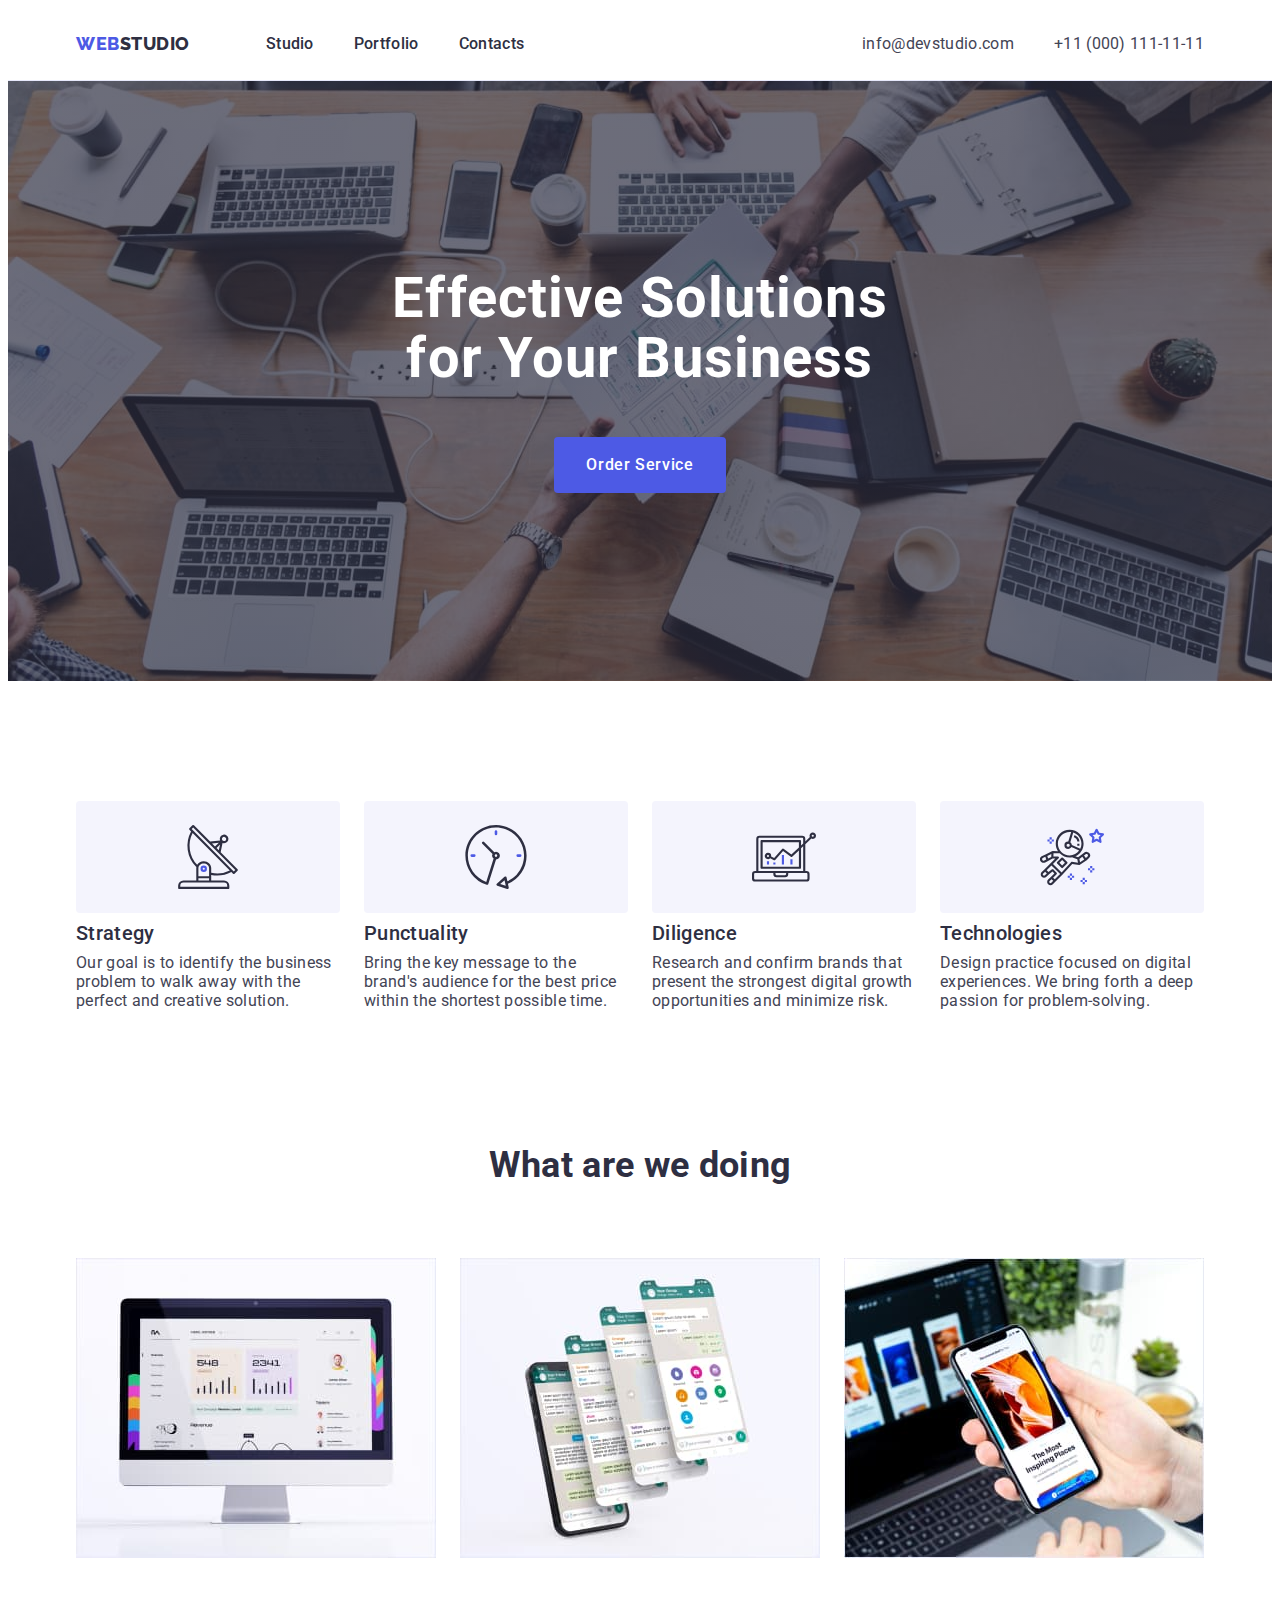
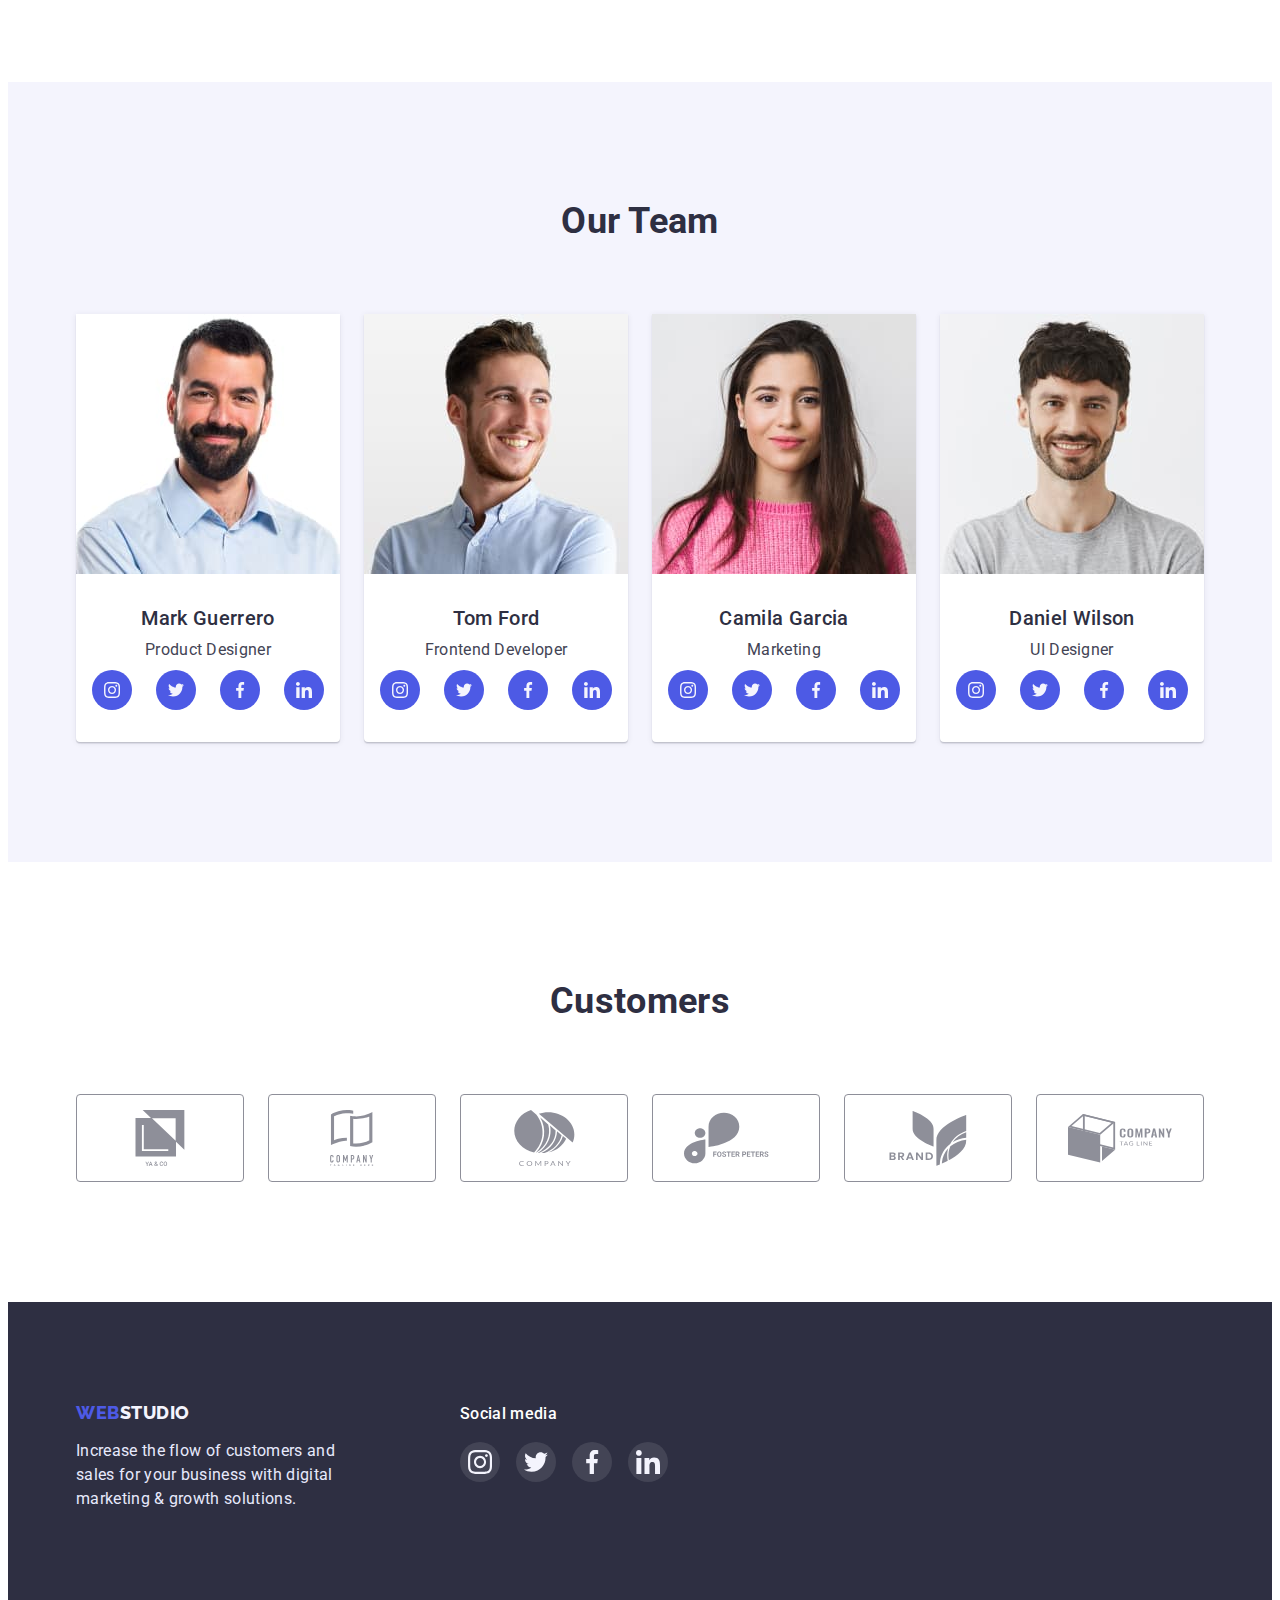
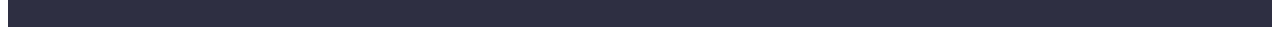
<file: index.html>
<!DOCTYPE html>
<html lang="en">
<head>
    <meta charset="UTF-8">
    <meta http-equiv="X-UA-Compatible" content="IE=edge">
    <meta name="viewport" content="width=device-width, initial-scale=1.0">
    <link href="https://fonts.googleapis.com/css2?family=Raleway:wght@800&family=Roboto:wght@400;500;700;900&display=swap" rel="stylesheet">
    <link rel="stylesheet" href="https://cdnjs.cloudflare.com/ajax/libs/modern-normalize/1.1.0/modern-normalize.min.css" integrity="sha512-wpPYUAdjBVSE4KJnH1VR1HeZfpl1ub8YT/NKx4PuQ5NmX2tKuGu6U/JRp5y+Y8XG2tV+wKQpNHVUX03MfMFn9Q==" crossorigin="anonymous" referrerpolicy="no-referrer" />
    <link rel="stylesheet" href="./css/styles.css">
    <link rel="preconnect" href="https://fonts.googleapis.com">
    <link rel="preconnect" href="https://fonts.gstatic.com" crossorigin>
    <title>Studio</title>
</head>

<body>
    <!-- shapka -->
    <header class="header">
        <div class="container header-container">
            <nav class="logo-header-nav">
                <a class="header-logo" href="./index.html">Web<span class="logo-color">Studio</span></a>
                <ul class="header-nav">
                    <li><a class="nav-link active" href="./index.html">Studio</a></li>
                    <li><a class="nav-link active" href="./portfolio.html">Portfolio</a></li>
                    <li><a class="nav-link active" href="">Contacts</a></li>
                </ul>
            </nav>
            <address class="adr-list">
                <ul class="header-address">
                    <li><a class="address-link active" href="mailto:info@devstudio.com">info@devstudio.com</a></li>
                    <li><a class="address-link active" href="tel:+110001111111">+11 (000) 111-11-11</a></li>
                </ul>
            </address>
        </div>
        
    </header>
    <main>
    <!-- hero -->
       
        <section class="hero">
            <div class="container hero-container">
                <h1 class="hero-title">Effective Solutions <br> for Your Business</h1>
                    <button class="btn-hero active-btn" type="button"> Order Service</button>
            </div>
            
        </section>
       
        
    
     <!-- специфіка -->
    <section class="specifics">
        
       <div class="container specifics-container">
        <ul class="specifics-list">
            <li class="s-i">
               <h3 class="mini-title">Strategy</h3> 
               <p class="specifics-text">Our goal is to identify the business
                problem to walk away with the perfect and creative solution. </p>
            </li>
            <li class="s-i">
                <h3 class="mini-title">Punctuality</h3>
                <p class="specifics-text">Bring the key message to the brand's audience for the best price within the shortest possible time.</p>
            </li>
            <li class="s-i">
                <h3 class="mini-title">Diligence</h3>
                <p class="specifics-text">Research and confirm brands that present the strongest digital growth opportunities and minimize risk.</p>
            </li>
            <li class="s-i">
                <h3 class="mini-title">Technologies</h3>
                <p class="specifics-text">Design practice focused on digital experiences. We bring forth a deep passion for problem-solving.</p>
            </li>
        </ul>
       </div>
        
    </section>
    <section class="doing">
      <!-- what are we doing -->
      <div class="container doing-container">
        <h2 class="primary-title">What are we doing</h2>
      <ul class="doing-img-list">
        <li><img src="./images/Rectangle71(1).jpg" alt="computer" width="360" ></li>
        <li><img src="./images/phons(1).jpg" alt="phone" width="360" ></li>
        <li><img src="./images/phonecomp(1).jpg" alt="phcomputer" width="360"></li>
      </ul>
      </div>
      
    </section>
    <!-- team -->
    <section class="team">
        <div class="container team-container">
            <h2 class="primary-title-team">Our Team</h2>
        
        <ul class="team-list">
            <li class="items">
                <img src="./images/MarkGuerrero.jpg" alt="Markguerrero" width="264" >
                <div class="team-pl">
                    <h3 class="secondary-title">Mark Guerrero</h3>
                <p class="img-dsc-team">Product Designer</p>
                
                 <ul class="social-media">
                    <li class="team-icon">
                        <a class="icon-link link" href="">
                            <svg class="svg-icon">
                                <use href="./images/icons.svg/symbol-defs.svg#icon-instagram" ></use>
                            </svg>
                        </a>
                        
                    </li>
                    <li class="team-icon">
                        <a class="icon-link link" href="">
                            <svg class="svg-icon">
                                <use href="./images/icons.svg/symbol-defs.svg#icon-twitter" ></use>
                            </svg>
                        </a>
                    </li>
                    <li class="team-icon">
                        <a class="icon-link link" href="">
                            <svg   class="svg-icon">
                                <use href="./images/icons.svg/symbol-defs.svg#icon-facebook" ></use>
                            </svg>
                        </a>
                    </li>
                    <li class="team-icon">
                        <a class="icon-link link" href="">
                            <svg  class="svg-icon">
                                <use href="./images/icons.svg/symbol-defs.svg#icon-linkedin" ></use>
                            </svg>
                        </a>
                    </li>
                 </ul>

                </div>
                
            </li>

            <li class="items">
                <img src="./images/TomFord.jpg" alt="Tomford" width="264" >
                <div class="team-pl">
                    <h3 class="secondary-title">Tom Ford</h3>
                  <p class="img-dsc-team">Frontend Developer</p>

                  <ul class="social-media">
                    <li class="team-icon">
                        <a class="icon-link link" href="">
                            <svg  class="svg-icon">
                                <use href="./images/icons.svg/symbol-defs.svg#icon-instagram" ></use>
                            </svg>
                        </a>
                        
                    </li>
                    <li class="team-icon">
                        <a class="icon-link link" href="">
                            <svg  class="svg-icon">
                                <use href="./images/icons.svg/symbol-defs.svg#icon-twitter" ></use>
                            </svg>
                        </a>
                    </li>
                    <li class="team-icon">
                        <a class="icon-link link" href="">
                            <svg  class="svg-icon">
                                <use href="./images/icons.svg/symbol-defs.svg#icon-facebook" ></use>
                            </svg>
                        </a>
                    </li>
                    <li class="team-icon">
                        <a class="icon-link link" href="">
                            <svg  class="svg-icon">
                                <use href="./images/icons.svg/symbol-defs.svg#icon-linkedin" ></use>
                            </svg>
                        </a>
                    </li>
                 </ul>
                </div>
                
            </li>

            <li class="items">
                <img src="./images/women.jpg" alt="women" width="264">
                <div class="team-pl">
                    <h3 class="secondary-title">Camila Garcia</h3>
                    <p class="img-dsc-team">Marketing</p>

                    <ul class="social-media">
                        <li class="team-icon">
                            <a class="icon-link link" href="">
                                <svg   class="svg-icon">
                                    <use href="./images/icons.svg/symbol-defs.svg#icon-instagram" ></use>
                                </svg>
                            </a>
                            
                        </li>
                        <li class="team-icon">
                            <a class="icon-link link" href="">
                                <svg   class="svg-icon">
                                    <use href="./images/icons.svg/symbol-defs.svg#icon-twitter" ></use>
                                </svg>
                            </a>
                        </li>
                        <li class="team-icon">
                            <a class="icon-link link" href="">
                                <svg   class="svg-icon">
                                    <use href="./images/icons.svg/symbol-defs.svg#icon-facebook" ></use>
                                </svg>
                            </a>
                        </li>
                        <li class="team-icon">
                            <a class="icon-link link" href="">
                                <svg   class="svg-icon">
                                    <use href="./images/icons.svg/symbol-defs.svg#icon-linkedin" ></use>
                                </svg>
                            </a>
                        </li>
                     </ul>
                </div>
               
            </li>

            <li class="items">
                <img src="./images/last.jpg" alt="man" width="264">
                <div class="team-pl">
                    <h3 class="secondary-title">Daniel Wilson</h3>
                <p class="img-dsc-team">UI Designer</p>

                <ul class="social-media">
                    <li class="team-icon">
                        <a class="icon-link link" href="">
                            <svg   class="svg-icon">
                                <use href="./images/icons.svg/symbol-defs.svg#icon-instagram" ></use>
                            </svg>
                        </a>
                        
                    </li>
                    <li class="team-icon">
                        <a class="icon-link link" href="">
                            <svg   class="svg-icon">
                                <use href="./images/icons.svg/symbol-defs.svg#icon-twitter" ></use>
                            </svg>
                        </a>
                    </li>
                    <li class="team-icon">
                        <a class="icon-link link" href="">
                            <svg   class="svg-icon">
                                <use href="./images/icons.svg/symbol-defs.svg#icon-facebook" ></use>
                            </svg>
                        </a>
                    </li>
                    <li class="team-icon">
                        <a class="icon-link link" href="">
                            <svg   class="svg-icon">
                                <use href="./images/icons.svg/symbol-defs.svg#icon-linkedin" ></use>
                            </svg>
                        </a>
                    </li>
                 </ul>
                </div>
                
            </li>
        </ul>
        </div>
        
                
    </section>

   <!-- Customers -->
   <section class="customers">
    
    <div class="container customers-container">
        <h2 class="primary-title">Customers</h2>
        <ul class="customers-list">
            <li class="customers-icon">
                <a class="customers-link" href="">
                    <svg  class="customers-icon-svg">
                        <use href="./images/icons.svg/symbol-defs-customers.svg#icon-group-1"></use>
                    </svg>
                </a>
            </li>
            <li class="customers-icon">
                <a class="customers-link" href="">
                    <svg class="customers-icon-svg">
                        <use href="./images/icons.svg/symbol-defs-customers.svg#icon-group-2"></use>
                    </svg>
                </a>
            </li>
            <li class="customers-icon">
                <a class="customers-link" href="">
                    <svg class="customers-icon-svg">
                        <use href="./images/icons.svg/symbol-defs-customers.svg#icon-group-3"></use>
                    </svg>
                </a>
            </li>
            <li class="customers-icon">
                <a class="customers-link" href="">
                    <svg class="customers-icon-svg">
                        <use href="./images/icons.svg/symbol-defs-customers.svg#icon-group-4"></use>
                    </svg>
                </a>
            </li>
            <li class="customers-icon">
                <a class="customers-link" href="">
                    <svg class="customers-icon-svg">
                        <use href="./images/icons.svg/symbol-defs-customers.svg#icon-group-5"></use>
                    </svg>
                </a>
            </li>
            <li class="customers-icon">
                <a class="customers-link" href="">
                    <svg class="customers-icon-svg">
                        <use href="./images/icons.svg/symbol-defs-customers.svg#icon-group-6"></use>
                    </svg>
                </a>
            </li>
        </ul>
    </div>
    
   </section>

</main>
  <!-- footer -->
  <footer class="basement">
    <div class="container basement-container">
        <div class="inside">
            <a class="basement-logo" href="./index.html">Web<span class="basement-second-logo">Studio</span></a>
            <p class="basement-text">Increase the flow of customers and sales for your business with digital marketing & growth solutions.</p>
        </div>

        <div class="s-m">
            <p class="basement-title">Social media</p>
            <ul class="basement-icons">
                <li>
                    <a class="basement-link" href="">
                        <svg class="basement-svg">
                            <use href="./images/icons.svg/symbol-defs.svg#icon-instagram"></use>
                        </svg>
                    </a>
                    
                </li>
                <li>
                    <a class="basement-link" href="">
                        <svg class="basement-svg">
                            <use href="./images/icons.svg/symbol-defs.svg#icon-twitter"></use>
                        </svg>
                    </a>
                    
                </li>
                <li>
                    <a href="" class="basement-link">
                        <svg class="basement-svg">
                            <use href="./images/icons.svg/symbol-defs.svg#icon-facebook"></use>
                        </svg>
                    </a>
                    
                </li>
                <li>
                    <a href="" class="basement-link">
                        <svg class="basement-svg">
                            <use href="./images/icons.svg/symbol-defs.svg#icon-linkedin"></use>
                        </svg>
                    </a>
                    
                </li>
            </ul>
        </div>
        
    </div>
    
  </footer>
</body>
</html>
</file>
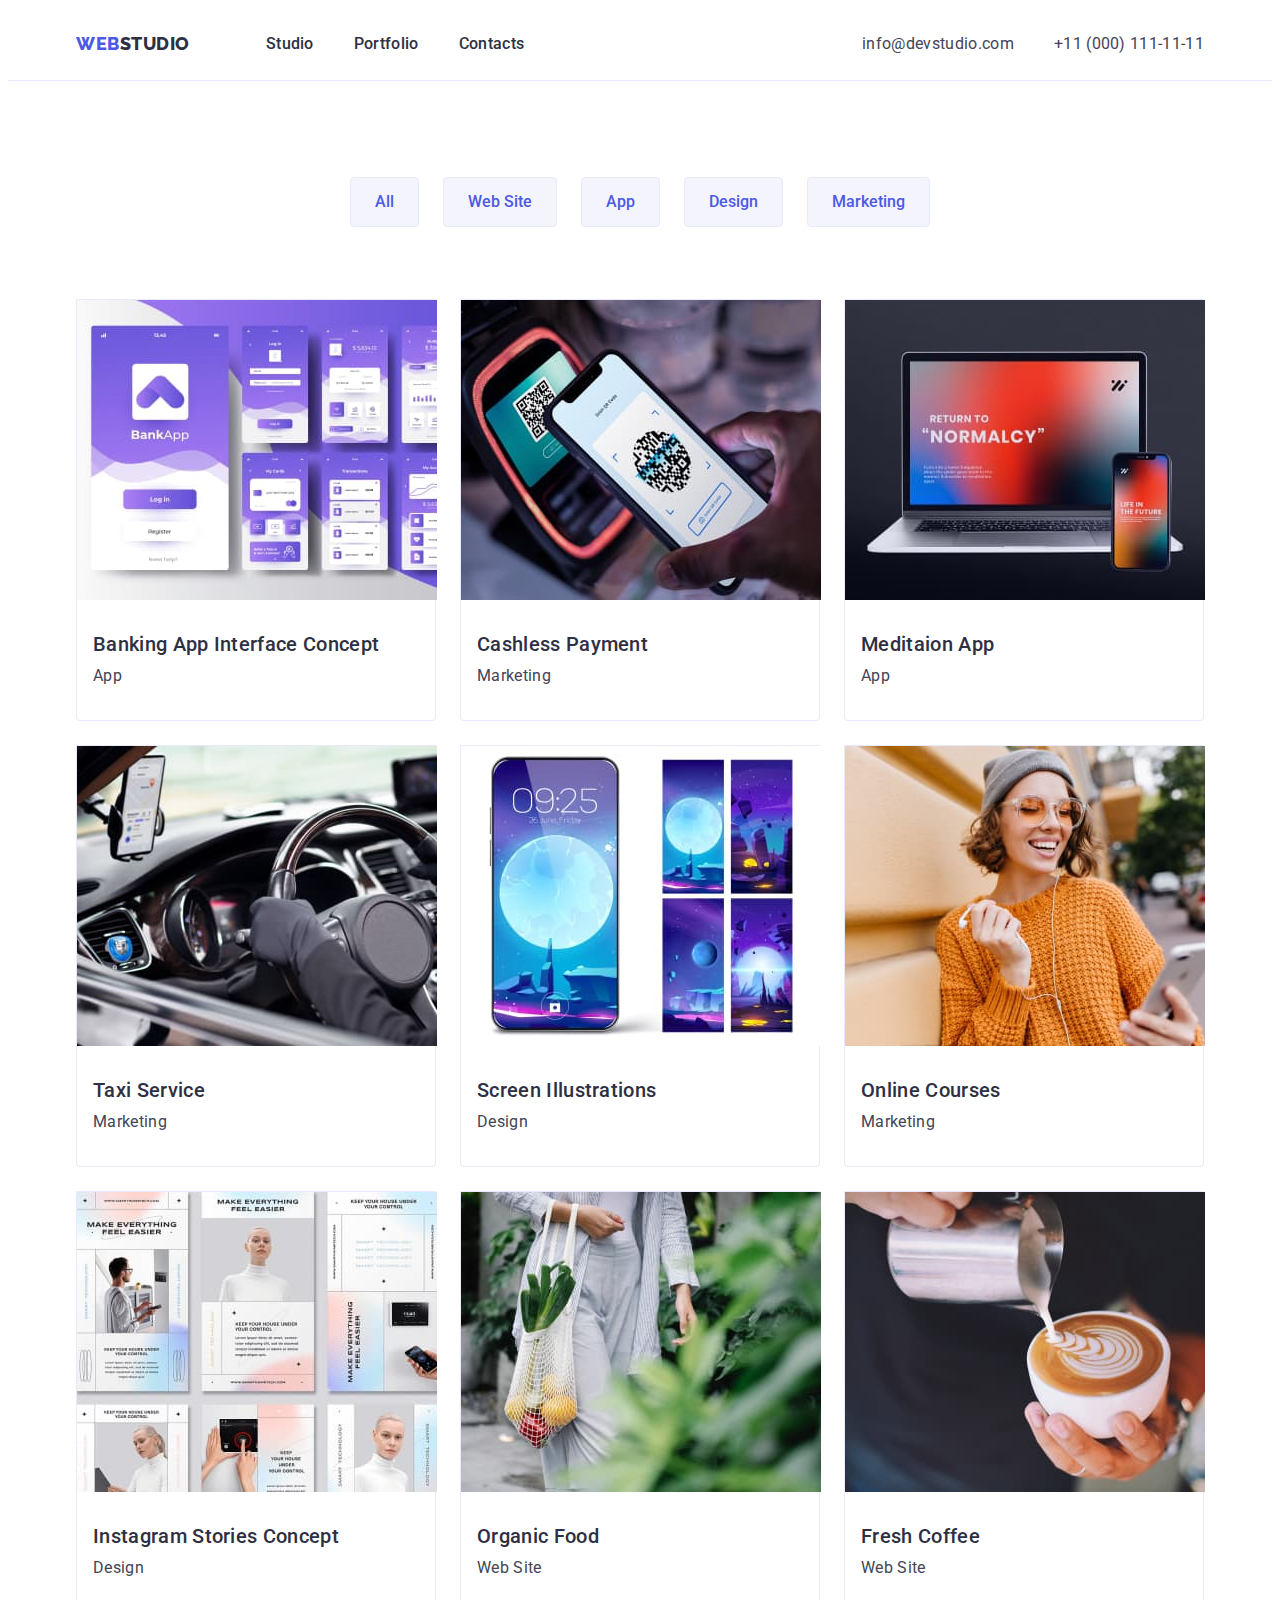
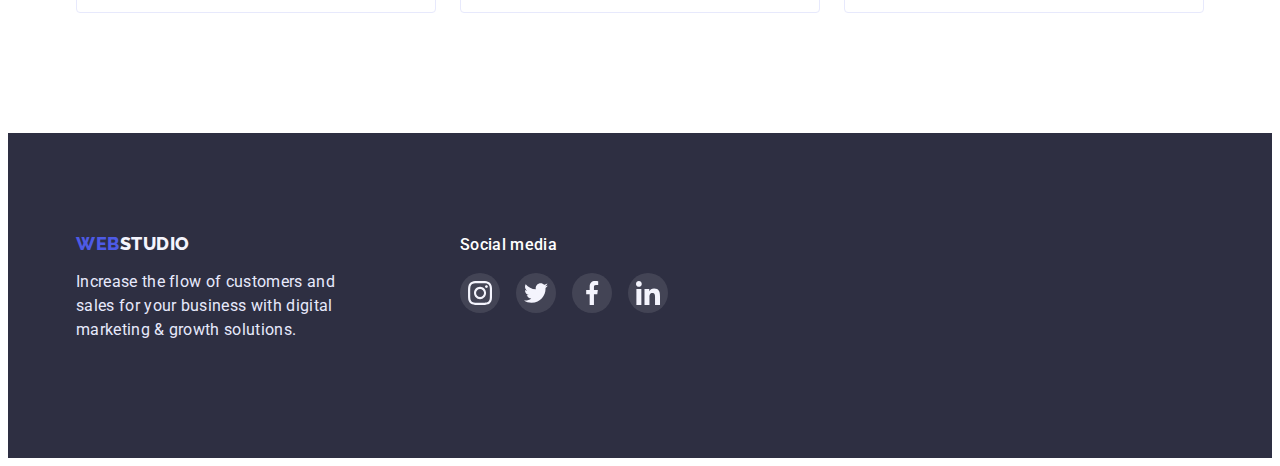
<file: portfolio.html>
<!DOCTYPE html>
<html lang="en">
<head>
    <meta charset="UTF-8">
    <meta http-equiv="X-UA-Compatible" content="IE=edge">
    <meta name="viewport" content="width=device-width, initial-scale=1.0">
    <link href="https://fonts.googleapis.com/css2?family=Raleway:wght@800&family=Roboto:wght@400;500;700;900&display=swap" rel="stylesheet">
    <link rel="stylesheet" href="https://cdnjs.cloudflare.com/ajax/libs/modern-normalize/1.1.0/modern-normalize.min.css" integrity="sha512-wpPYUAdjBVSE4KJnH1VR1HeZfpl1ub8YT/NKx4PuQ5NmX2tKuGu6U/JRp5y+Y8XG2tV+wKQpNHVUX03MfMFn9Q==" crossorigin="anonymous" referrerpolicy="no-referrer" />
    <link rel="stylesheet" href="./css/styles.css">
    <link rel="preconnect" href="https://fonts.googleapis.com">
    <link rel="preconnect" href="https://fonts.gstatic.com" crossorigin>
    
    <title>Portfolio</title>
</head>
<body>
    <!-- header -->
    <header class="header">
        <div class="container header-container">
            <nav class="logo-header-nav">
                <a class="header-logo" href="./index.html">Web<span class="logo-color">Studio</span></a>
                <ul class="header-nav">
                    <li><a class="nav-link active" href="./index.html">Studio</a></li>
                    <li><a class="nav-link active" href="./portfolio.html">Portfolio</a></li>
                    <li><a class="nav-link active" href="">Contacts</a></li>
                </ul>
            </nav>
            <address class="adr-list">
                <ul class="header-address">
                    <li><a class="address-link active" href="mailto:info@devstudio.com">info@devstudio.com</a></li>
                    <li><a class="address-link active" href="tel:+110001111111">+11 (000) 111-11-11</a></li>
                </ul>
            </address>
        </div>
        
    </header>
    <!-- main -->
    <main class="all">
        <section class="buttons-for-nav">
            <div class="container">
                 <!-- навигация -->
            <ul class="lists">
                <li><button class="second-nav active-btn" type="button">All</button></li>
                <li><button class="second-nav active-btn" type="button">Web Site</button></li>
                <li><button class="second-nav active-btn" type="button">App</button></li>
                <li><button class="second-nav active-btn" type="button">Design</button></li>
                <li><button class="second-nav active-btn" type="button">Marketing</button></li>
               </ul>
   
               <!-- услуги -->
               <ul class="services-list">
   
                <li class="items-services"><a href="">
                   <img src="./images/img1.jpg" alt="App">
                   <div class="cards-dcs">
                    <h3 class="secondary-title-cards">Banking App Interface Concept</h3>
                    <p class="img-dsc">App</p>
                   </div>
                  
                   <!-- <p class="dsc">14 Stylish and User-Friendly App Design Concepts · Task Manager App · Calorie Tracker App · Exotic Fruit Ecommerce App · Cloud Storage App</p> -->
                </a></li>
   
                <li class="items-services"><a href="">
                   <img src="./images/img2.jpg" alt="phone">
                   <div class="cards-dcs">
                    <h3 class="secondary-title-cards">Cashless Payment</h3>
                   <p class="img-dsc">Marketing</p>
                   </div>
                   
                   <!-- <p class="dsc">14 Stylish and User-Friendly App Design Concepts · Task Manager App · Calorie Tracker App · Exotic Fruit Ecommerce App · Cloud Storage App</p> -->
                </a></li>
   
                <li class="items-services"><a href="">
                   <img src="./images/img3.jpg" alt="computer">
                   <div class="cards-dcs">
                    <h3 class="secondary-title-cards">Meditaion App</h3>
                    <p class="img-dsc">App</p>
                   </div>
                   
                   <!-- <p class="dsc">14 Stylish and User-Friendly App Design Concepts · Task Manager App · Calorie Tracker App · Exotic Fruit Ecommerce App · Cloud Storage App</p> -->
                </a></li>
   
                <li class="items-services"><a href="">
                   <img src="./images/img4.jpg" alt="car">
                   <div class="cards-dcs">
                    <h3 class="secondary-title-cards">Taxi Service</h3>
                    <p class="img-dsc">Marketing</p>
                   </div>
                   
                   <!-- <p class="dsc">14 Stylish and User-Friendly App Design Concepts · Task Manager App · Calorie Tracker App · Exotic Fruit Ecommerce App · Cloud Storage App</p> -->
                </a></li>
   
                <li class="items-services"><a href="">
                   <img src="./images/img5.jpg" alt="Illustrations">
                   <div class="cards-dcs">
                    <h3 class="secondary-title-cards">Screen Illustrations</h3>
                   <p class="img-dsc">Design</p>
                   </div>
                   
                   <!-- <p class="dsc">14 Stylish and User-Friendly App Design Concepts · Task Manager App · Calorie Tracker App · Exotic Fruit Ecommerce App · Cloud Storage App</p> -->
                </a></li>
   
                <li class="items-services"><a href="">
                   <img src="./images/img6.jpg" alt="women">
                   <div class="cards-dcs">
                    <h3 class="secondary-title-cards">Online Courses</h3>
                    <p class="img-dsc">Marketing</p>
                   </div>
                  
                   <!-- <p class="dsc">14 Stylish and User-Friendly App Design Concepts · Task Manager App · Calorie Tracker App · Exotic Fruit Ecommerce App · Cloud Storage App</p> -->
                </a></li>
   
                <li class="items-services"><a href="">
                   <img src="./images/img7.jpg" alt="instagram">
                   <div class="cards-dcs">
                    <h3 class="secondary-title-cards">Instagram Stories Concept</h3>
                   <p class="img-dsc">Design</p>
                   </div>
                   
                   <!-- <p class="dsc">14 Stylish and User-Friendly App Design Concepts · Task Manager App · Calorie Tracker App · Exotic Fruit Ecommerce App · Cloud Storage App</p> -->
                </a></li>
   
                <li class="items-services"><a href="">
                   <img src="./images/img8.jpg" alt="food">
                   <div class="cards-dcs">
                    <h3 class="secondary-title-cards">Organic Food</h3>
                    <p class="img-dsc">Web Site</p>
                   </div>
                   
                   <!-- <p class="dsc">14 Stylish and User-Friendly App Design Concepts · Task Manager App · Calorie Tracker App · Exotic Fruit Ecommerce App · Cloud Storage App</p> -->
                </a></li>
   
                <li class="items-services"><a href="">
                   <img src="./images/img9.jpg" alt="cofee">
                   <div class="cards-dcs">
                    <h3 class="secondary-title-cards">Fresh Coffee</h3>
                    <p class="img-dsc">Web Site</p>
                   </div>
                   
                   <!-- <p class="dsc">14 Stylish and User-Friendly App Design Concepts · Task Manager App · Calorie Tracker App · Exotic Fruit Ecommerce App · Cloud Storage App</p> -->
                </a></li>
   
               </ul>
            </div>
           
           

        </section>
    </main>
    <!-- footer -->
    <footer class="basement">
        <div class="container basement-container">
            <div class="inside">
                <a class="basement-logo" href="./index.html">Web<span class="basement-second-logo">Studio</span></a>
        <p class="basement-text">Increase the flow of customers and sales for your business with digital marketing & growth solutions.</p>
            </div>

            <div class="s-m">
                <p class="basement-title">Social media</p>
                <ul class="basement-icons">
                    <li>
                        <a class="basement-link" href="">
                            <svg class="basement-svg">
                                <use href="./images/icons.svg/symbol-defs.svg#icon-instagram"></use>
                            </svg>
                        </a>
                        
                    </li>
                    <li>
                        <a class="basement-link" href="">
                            <svg class="basement-svg">
                                <use href="./images/icons.svg/symbol-defs.svg#icon-twitter"></use>
                            </svg>
                        </a>
                        
                    </li>
                    <li>
                        <a href="" class="basement-link">
                            <svg class="basement-svg">
                                <use href="./images/icons.svg/symbol-defs.svg#icon-facebook"></use>
                            </svg>
                        </a>
                        
                    </li>
                    <li>
                        <a href="" class="basement-link">
                            <svg class="basement-svg">
                                <use href="./images/icons.svg/symbol-defs.svg#icon-linkedin"></use>
                            </svg>
                        </a>
                        
                    </li>
                </ul>
            </div>
            
        </div>
        
      </footer>
</body>
</html>
</file>
<file: css/styles.css>
/* accent-color #4D5AE5 */
/* hero-title-buttons #ffffff */
/* brand-color #2E2F42 */
/* primary-titles-color #2E2F42  */
/* hover-color #404BBF */
/* body-text-color #434455 */
/* cards-color #F4F4FD */
/* cloud #F4F4FD */
/* buttons-2page #E7E9FC */

*,
*::before,
*::after {
  box-sizing: border-box;
}

:root{
    --accent-color: #4D5AE5;
    --accent-logo-color: #4D5AE5;
    --hero-title-buttons: #ffffff;
    --brand-color: #2E2F42;
    --primary-titles-color: #2E2F42;
    --mini-titles-color: #2E2F42;
    --secondary-titles-color:#2E2F42;
    --hover-color: #404BBF;
    --background:#ffffff;
    --cards-color:#F4F4FD;
    --cloud:#F4F4FD;
    --buttons-2page: #E7E9FC;
    --primary-text-color:#434455;
    --grey-color:#8E8F99;
    --green-color: #31D0AA;

}

/* списки-точки */
ul{
    list-style: none;
}

a{
    text-decoration: none;
}

ul,
ol {
    margin-top: 0;
    margin-bottom: 0;
    padding-left: 0;
}



/* body */
body{

font-family: 'Roboto',  sans-serif;
color:var(--primary-text-color) ;
background-color: var(--background);
font-style: normal;
letter-spacing: 0.02em;
}

/* header */
.container{
    margin-left: auto;
    margin-right: auto;
    width: 1158px;
    padding-left: 15px;
    padding-right: 15px;
    
}



.header{
    border-bottom: 1px solid var(--buttons-2page);
    padding-top: 24px;
    padding-bottom: 24px;
    background-color: var(--background);
}

.header-logo{
    font-family: "Raleway", sans-serif;
    color: var(--accent-color);
    font-weight: 800;
    font-size: 18px;
    line-height: 1.17;
    text-transform: uppercase;
    letter-spacing: 0.03em;
    margin-right: 76px;

}


.logo-color{
    color: var(--brand-color);
}

.logo-header-nav{
    display: flex;
    align-items: center;
    

}

.header-nav{
    margin: 0 auto;
    display: flex;
    gap: 40px;
   
    
}




.nav-link {
     color: var(--brand-color);
  font-weight: 500;
  font-size: 16px;
  line-height: 1.5;
  letter-spacing: 0.02em;
    

}

.nav-cont{
    display: flex;
}

.header-container{
    display: flex;
    align-items: center;
    
        
      
    
}
    

address {
    font-style: normal;
  }

.header-address{
    display: flex;
    margin: 0 auto;
    gap: 40px;
 }




.address-link{
    
    
   
    color: var(--primary-text-color);
    font-weight: 400;
    font-size: 16px;
    line-height: 1.5;
    
}

.adr-list{
    margin-left: auto;
    font-style: normal;
}

.active:hover, .active:focus{
    color: var(--hover-color);
}




/* hero */



/* background-image: linear-gradient(to right rgba(46, 47, 66, 0.7), rgba(46, 47, 66, 0.7) );
    background-image: url('../images/people-office\ 1\ \(1\).jpg');
    background-repeat: no-repeat;
    background-position: center;
    background-size: cover; */

.hero {
    margin-top: 0;
    margin-bottom: 0;
    background-color: var(--brand-color); 
    background-image: linear-gradient( rgba(46, 47, 66, 0.7), rgba(46, 47, 66, 0.7) ), url(../images/people-office\ 1\ \(1\).jpg);
    background-repeat: no-repeat;
    background-position: center;
    background-size: cover;
    padding-top: 188px;
    padding-bottom: 188px;
    text-align: center;
    max-width: 1440px;
    margin: 0 auto;

  }
  
  .hero-title {
    color: var(--hero-title-buttons);
    font-weight: 700;
    font-size: 56px;
    line-height: 1.07;
    letter-spacing: 0.02em;
    max-width: 496px;
    text-align: center;
    margin: 0 auto;
    margin-bottom: 48px;
  }
  .btn-hero {
    color: var(--hero-title-buttons);
    background-color: var(--accent-color);
    font-family: "Roboto", sans-serif;
    font-weight: 500;
    font-size: 16px;
    line-height: 1.5;
    letter-spacing: 0.04em;
    cursor: pointer;
    display: block;
    margin: 0 auto;
    padding: 16px 32px;
    border: 0px solid transparent;
    border-radius: 4px;
    min-width: 169px;
  }
  
  .active-btn:hover,
  .active-btn:active,
  .active-btn:focus {
    color: var(--hero-title-buttons);
    background-color: var(--hover-color);
  }


/* specifics */
.specifics-container{
    margin-top: 0;
    margin-right:  auto;
    margin-left: auto;
    margin-bottom: 0px;
    
   
}

.specifics{
    padding-top: 120px;
    padding-bottom: 120px;
}

/* icons-specifics */
.s-i::before{
    display: block;
    content:'';
    height: 112px;
    background-color: var(--cloud);
    background-size: 64px 64px;
    background-repeat: no-repeat;
    background-position: center;
    border-radius: 4px;
    margin-bottom: 8px;
    

}

.s-i:nth-child(1)::before{
    background-image: url(../images/antenna\ 1\ \(1\).svg);
   
}

.s-i:nth-child(2)::before{
    background-image: url(../images/clock\ 1\ \(1\).svg);
   
}

.s-i:nth-child(3)::before{
    background-image: url(../images/diagram\ 1\ \(1\).svg);
    
}

.s-i:nth-child(4)::before{
    background-image: url(../images/astronaut\ 1\ \(1\).svg);
    
}

.mini-title{
    margin-top: 0;
    margin-bottom: 0;
    color: var(--mini-titles-color);
  
    font-weight: 500;
    font-size: 20px;
    line-height: 1.2;
}

.specifics-text, .img-dsc{  
    font-weight: 400;
    font-size: 16px;
    line-height: 1.2;
    letter-spacing: 0.02em;
    color: var(--primary-text-color);
}

.specifics-text{
    /* margin: 0 auto; */
    width: 264px;
    margin-top: 8px;
   
   
}




    


.specifics-list{
    display: flex;
    gap: 24px;
    margin: 0 auto;
   
    padding-left: 0;
    
    
}

/* what are we doing */

.doing-container{
    margin-top: 0;
    margin-bottom: 0;
    padding-top: 0;
    padding-bottom: 120px;
}

.primary-title{
    margin-top: 0;
    margin-bottom: 72px;
    color: var(--primary-titles-color);
    font-weight: 700;
    font-size: 36px;
    line-height: 1.11;
    text-align: center;
}

.doing-img-list{
    display: flex;
    margin-top: 0;
    margin-bottom: 0;
    margin-right: auto;
    margin-left: auto;
    padding: 0;
    
}

.doing-img-list li{
    margin-right: 24px;
    width: 360px;
    
}

.doing-img-list li:last-child{
    margin-right: 0;
}

/* team, secondary-title, img-dsc */

.team{
    background-color: var(--cloud);
}

.team-container{
    margin-top: 0;
    padding-top: 120px;
    padding-bottom: 120px;
    
    
}

.team-list{
    display: flex;
    margin-top: 0;
    margin-bottom: 0;
    padding: 0;
}

.team-list li{
    margin-right: 24px;
}

.team-list li:last-child{
    margin-right: 0;
}

.primary-title-team{
    margin-top: 0;
    margin-bottom: 72px;
    padding-top: 0;
    padding-bottom: 0;
    color: var(--primary-titles-color);
    font-weight: 700;
    font-size: 36px;
    line-height: 1.11;
    text-align: center;

}

.secondary-title{
    margin-top: 0;
    margin-bottom: 8px;
    
    color: var(--secondary-titles-color);
   font-weight: 500;
    font-size: 20px;
    line-height: 1.2;
    text-align: center;
}

.items{
     margin-right: 24px; 
    
    background-color: var(--background);
  flex-basis: calc((100% - 3 * 24px) / 4);
  box-shadow: 0px 1px 6px rgba(46, 47, 66, 0.08),
    0px 1px 1px rgba(46, 47, 66, 0.16), 0px 2px 1px rgba(46, 47, 66, 0.08);
  border-radius: 0px 0px 4px 4px;
  
  
}
     
    
.items img{
    display: block;
}

   
.team-pl{
    padding: 32px 16px;
}

.img-dsc-team{
    margin-top: 0;
    margin-bottom: 8px;
    font-size: 16px;
    line-height: 1.5;
    text-align: center;
}


/* team icon */
.social-media{
    list-style: none;
    padding-left: 0;
    
    margin: 0;
        display: flex;
        justify-content: center;
       

       
}

.time-icon{
    width: 40px;
    height: 40px;
}

.icon-link{
    width: 40px;
    height: 40px;
    border-radius: 50%;
    background-color: var(--accent-color);
    display: flex;
    align-items: center;
    justify-content: center;
}

.icon-link:hover, .icon-link:focus{
    background-color: var(--hover-color);
}

.svg-icon{
    height: 16px;
    width: 16px;
}




/* customers icon */
.customers{
    padding-top: 120px;
    padding-bottom: 120px;

}


.customers-list{
    display: flex;
    list-style: none;
    justify-content: space-between;
    gap: 24px;
}

 .customers-icon-svg{
    display: flex;
    align-items: center;
    width: 104px;
    height: 56px;
    
 }

 .customers-link{
    border: 1px solid var(--grey-color);
    border-radius: 4px;
    display: flex;
    justify-content: center;
    align-items: center;
    width: 168px;
    height: 88px;
    fill: var(--grey-color);
}

.customers-link:hover, .customers-link:focus{
    fill: var(--hover-color);
    border: 1px solid var(--hover-color);
}
 

/* second page */

.container{
    margin-left: auto;
    margin-right: auto;
    width: 1158px;
    padding-left: 15px;
    padding-right: 15px;
     /* outline: 4px solid teal;  */
}

.buttons-for-nav{
    margin-top: 0;
    margin-bottom: 0;
    padding-top: 96px;
    padding-bottom: 120px;
    
}

.lists{
    
        display: flex;
        justify-content: center;
        gap: 24px;
        margin-bottom: 0;
        padding-left: 0;
      
   
   
}

.second-nav{
margin-top: 0;
margin-bottom: 0;
padding:12px 24px ;
font-family: 'Roboto',  sans-serif;
color:var(--accent-color);
background-color: var(--cloud);
font-weight: 500;
font-size: 16px;
line-height: 1.5;
align-items: center;
text-align: center;
cursor: pointer;
border-radius: 4px;
border: 1px solid var(--buttons-2page)
}

.second-nav:hover, .second-nav:focus{
    box-shadow: 0px 3px 1px rgba(0, 0, 0, 0.1), 0px 2px 1px rgba(0, 0, 0, 0.08), 0px 2px 2px rgba(0, 0, 0, 0.12);
}

.services-list{
    display: flex;
  gap: 24px;
flex-wrap: wrap;
 margin-top: 72px;
 margin-bottom: 0;
 padding-top: 0;
 padding-bottom: 0;
 padding-left: 0;
 
}

.secondary-title-cards{
    
    margin-top: 0;
    margin-bottom: 8px;
    padding-bottom: 0;
    color: var(--secondary-titles-color);
   font-weight: 500;
    font-size: 20px;
    line-height: 1.2;
    
}
/* cards */
.img-dsc{
   
    margin-top: 0;
    margin-bottom: 0;
    color: var(--primary-text-color);
    font-weight: 400;
    font-size: 16px;
    line-height: 1.5;
}

.dsc{
    margin: 0;
    width: 296px;
    color: var(--cards-color);
}

.items-services{
    
    
    /* margin-bottom: 30px; */
    background-color: var(--background);
  flex-basis: calc((100% - 2 * 24px) / 3);
  
  border-radius: 0px 0px 4px 4px;
  border: 1px solid var(--buttons-2page);
  width: 360px;
  
}

.items-services:hover, .items-services:focus{
    box-shadow: 0px 1px 6px rgba(46, 47, 66, 0.08),
    0px 1px 1px rgba(46, 47, 66, 0.16), 0px 2px 1px rgba(46, 47, 66, 0.08);
}


 
.items-services img{
    display: block;
}

.cards-dcs{
    padding-top: 32px;
    padding-bottom: 32px;
    padding-left: 16px;
}

/* footer */

.basement {
    background-color: var(--brand-color);
    padding-top: 100px;
    padding-bottom: 100px;
  }
  .basement-text {
    color: var(--buttons-2page);
    font-size: 16px;
    line-height: 1.5;
    max-width: 264px;
    margin-top: 16px;
  }
  .basement-logo {
    font-family: "Raleway", sans-serif;
    color: var(--accent-logo-color);
    font-weight: 800;
    font-size: 18px;
    line-height: 1.17;
    text-transform: uppercase;
    letter-spacing: 0.03em;
  }
  .basement-second-logo {
    color: var(--cloud);
  }

  .basement-container{
    display: flex;
  }

  /* basement icons */
  .basement-icons{
    display: flex;
    gap: 16px;
  }

  .basement-title{
    font-weight: 500;
    font-size: 16px;
    line-height: 1.5;
    letter-spacing: 0.02em;
    margin-bottom: 16px;
    margin-top: 0;
    color: var(--background);
  }

  .s-m{
    display: block;
  }

  .basement-link{
    display: flex;
    justify-content: center;
    align-items: center;
    width: 40px;
    height: 40px;
    border-radius: 50%;
    background-color: rgba(255, 255, 255, 0.1);
  }

  .basement-link:hover, .basement-link:focus{
    background-color: var(--green-color);
  }

  .basement-svg{
    height: 24px;
    width: 24px;
  }

  .inside{
    margin-right: 120px;
  }
</file>
